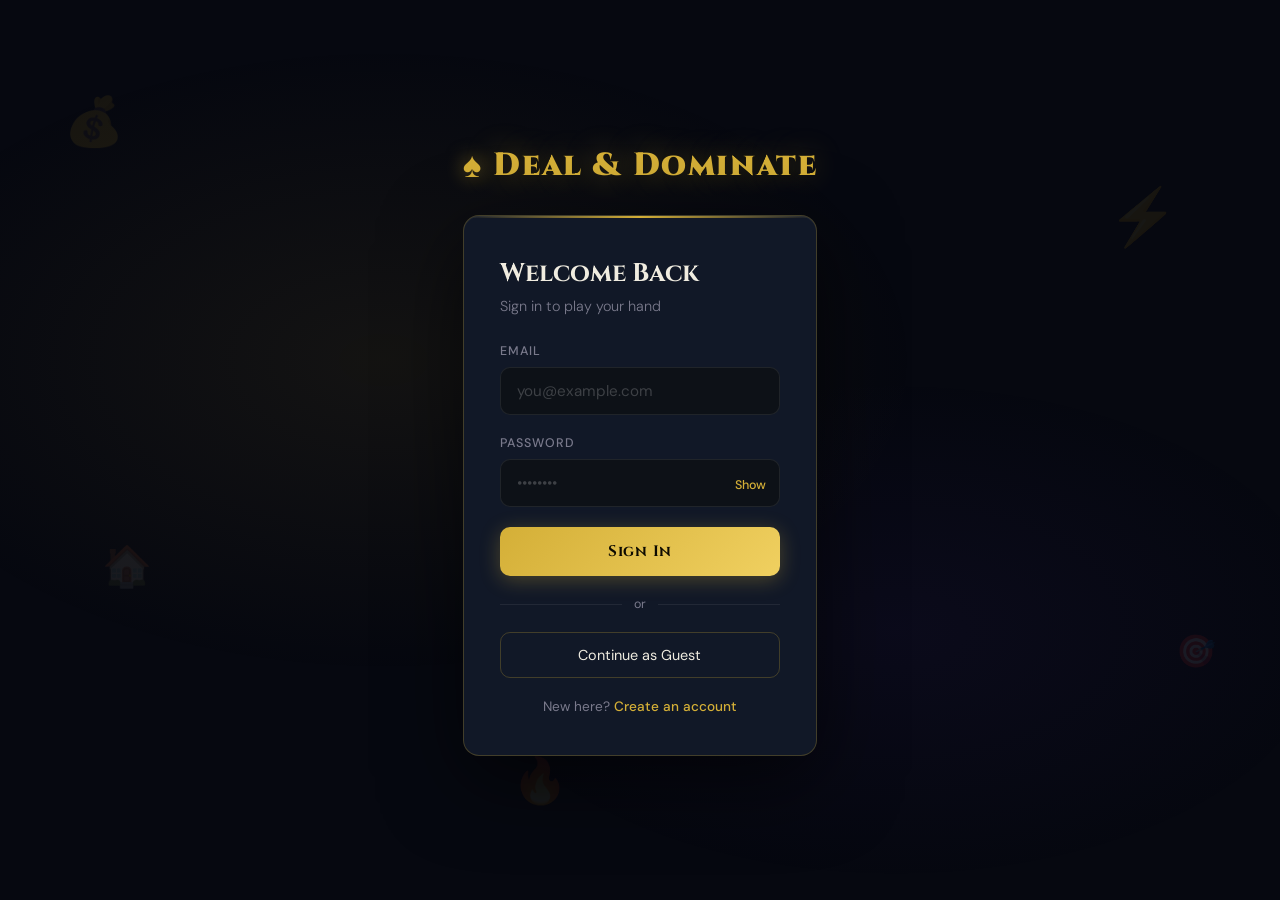
<file: index.html>
<!DOCTYPE html>
<html lang="en">
<head>
  <meta charset="UTF-8" />
  <meta name="viewport" content="width=device-width, initial-scale=1.0"/>
  <title>Deal & Dominate — Login</title>
  <link rel="preconnect" href="https://fonts.googleapis.com">
  <link href="https://fonts.googleapis.com/css2?family=Cinzel:wght@700;900&family=DM+Sans:wght@300;400;500&display=swap" rel="stylesheet">
  <link rel="stylesheet" href="css/login.css">
</head>
<body>

  <!-- Floating background cards -->
  <div class="bg-cards" aria-hidden="true">
    <div class="bg-card c1">💰</div>
    <div class="bg-card c2">🏠</div>
    <div class="bg-card c3">⚡</div>
    <div class="bg-card c4">🎯</div>
    <div class="bg-card c5">💎</div>
    <div class="bg-card c6">🔥</div>
  </div>

  <div class="login-wrapper">

    <!-- Logo -->
    <div class="logo-block">
      <div class="logo-icon">♠</div>
      <span class="logo-text">Deal & Dominate</span>
    </div>

    <div class="login-card">
      <h1 class="card-title">Welcome Back</h1>
      <p class="card-sub">Sign in to play your hand</p>

      <div class="form-group">
        <label for="email">Email</label>
        <input type="email" id="email" placeholder="you@example.com" autocomplete="email"/>
      </div>

      <div class="form-group">
        <label for="password">Password</label>
        <input type="password" id="password" placeholder="••••••••" autocomplete="current-password"/>
        <span class="show-pw" onclick="togglePw()">Show</span>
      </div>

      <a href="home.html" class="btn-primary">Sign In</a>

      <div class="divider"><span>or</span></div>

      <button class="btn-ghost">Continue as Guest</button>

      <p class="signup-link">New here? <a href="#">Create an account</a></p>
    </div>

  </div>

  <script>
    function togglePw() {
      const pw = document.getElementById('password');
      const btn = document.querySelector('.show-pw');
      if (pw.type === 'password') { pw.type = 'text'; btn.textContent = 'Hide'; }
      else { pw.type = 'password'; btn.textContent = 'Show'; }
    }
  </script>
</body>
</html>
</file>
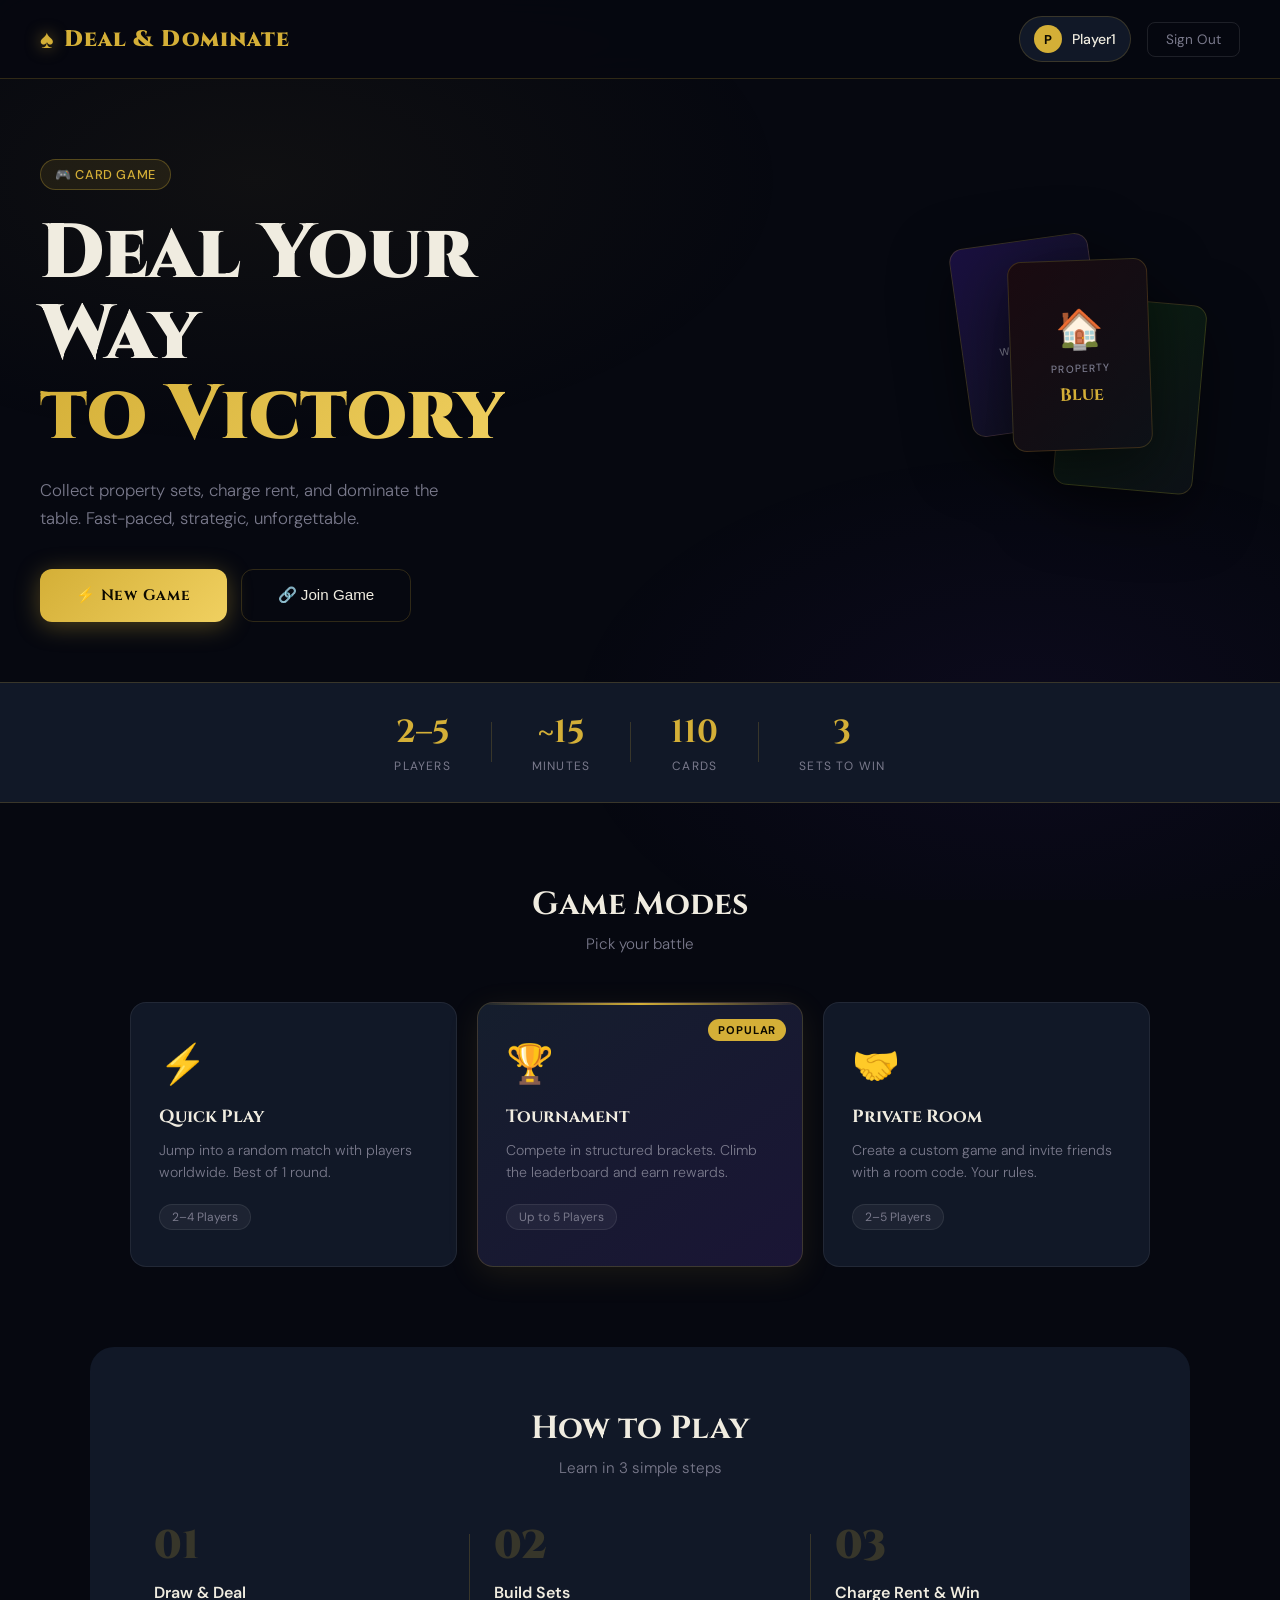
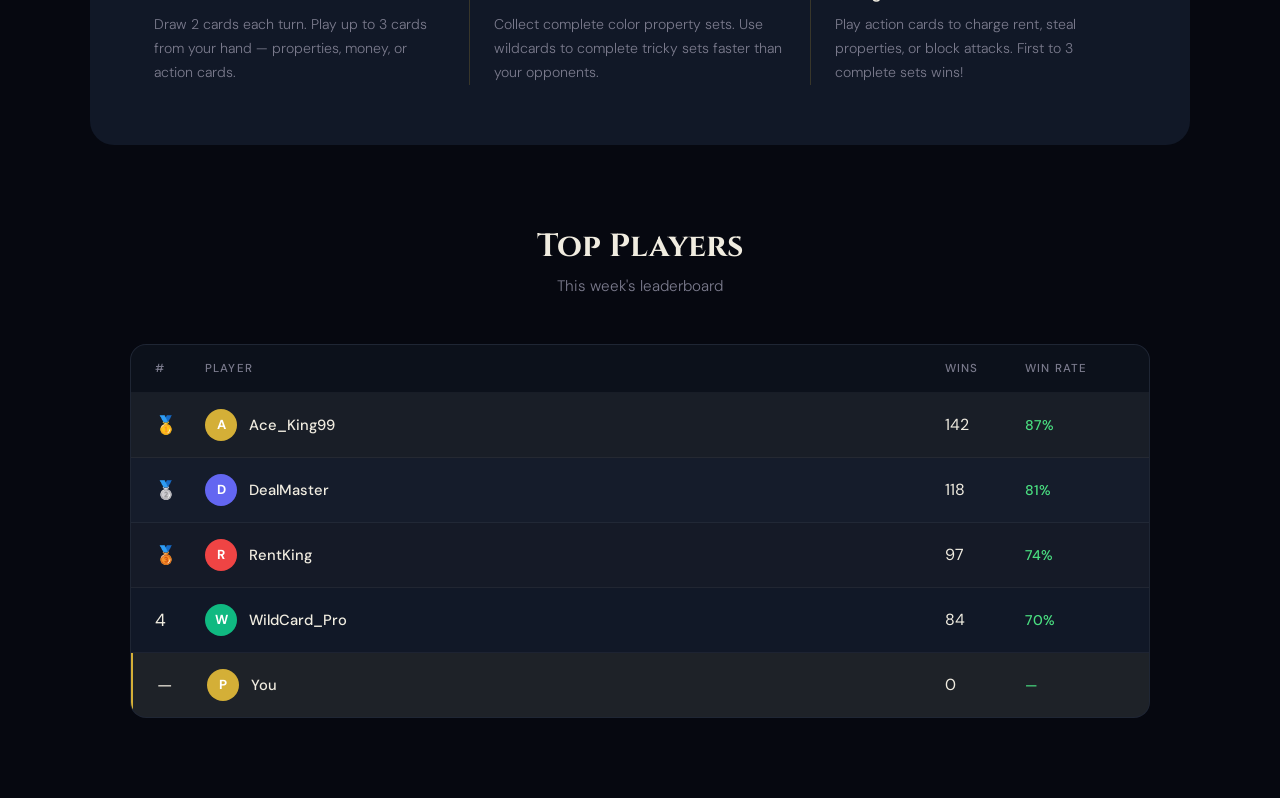
<file: home.html>
<!DOCTYPE html>
<html lang="en">
<head>
  <meta charset="UTF-8" />
  <meta name="viewport" content="width=device-width, initial-scale=1.0"/>
  <title>Deal & Dominate — Home</title>
  <link rel="preconnect" href="https://fonts.googleapis.com">
  <link href="https://fonts.googleapis.com/css2?family=Cinzel:wght@700;900&family=DM+Sans:wght@300;400;500;600&display=swap" rel="stylesheet">
  <link rel="stylesheet" href="css/home.css">
</head>
<body>

  <!-- ===== NAVBAR ===== -->
  <nav class="navbar">
    <div class="nav-logo">
      <span class="logo-icon">♠</span>
      <span class="logo-text">Deal & Dominate</span>
    </div>
    <div class="nav-actions">
      <div class="player-badge">
        <div class="avatar">P</div>
        <span>Player1</span>
      </div>
      <a href="index.html" class="btn-logout">Sign Out</a>
    </div>
  </nav>

  <!-- ===== HERO ===== -->
  <section class="hero">
    <div class="hero-content">
      <div class="hero-badge">🎮 Card Game</div>
      <h1 class="hero-title">Deal Your Way<br/><em>to Victory</em></h1>
      <p class="hero-sub">Collect property sets, charge rent, and dominate the table. Fast-paced, strategic, unforgettable.</p>
      <div class="hero-btns">
        <button class="btn-play" onclick="showModal('new')">⚡ New Game</button>
        <button class="btn-join" onclick="showModal('join')">🔗 Join Game</button>
      </div>
    </div>

    <!-- Decorative cards in hero -->
    <div class="hero-cards" aria-hidden="true">
      <div class="deco-card dc1">
        <div class="dc-inner">
          <span class="dc-suit">♠</span>
          <div class="dc-label">Wild Card</div>
          <div class="dc-value">ANY</div>
        </div>
      </div>
      <div class="deco-card dc2">
        <div class="dc-inner">
          <span class="dc-suit">💰</span>
          <div class="dc-label">Rent</div>
          <div class="dc-value">$5M</div>
        </div>
      </div>
      <div class="deco-card dc3">
        <div class="dc-inner">
          <span class="dc-suit">🏠</span>
          <div class="dc-label">Property</div>
          <div class="dc-value">Blue</div>
        </div>
      </div>
    </div>
  </section>

  <!-- ===== STATS STRIP ===== -->
  <div class="stats-strip">
    <div class="stat"><span class="stat-num">2–5</span><span class="stat-label">Players</span></div>
    <div class="stat-divider"></div>
    <div class="stat"><span class="stat-num">~15</span><span class="stat-label">Minutes</span></div>
    <div class="stat-divider"></div>
    <div class="stat"><span class="stat-num">110</span><span class="stat-label">Cards</span></div>
    <div class="stat-divider"></div>
    <div class="stat"><span class="stat-num">3</span><span class="stat-label">Sets to Win</span></div>
  </div>

  <!-- ===== GAME MODES ===== -->
  <section class="section">
    <div class="section-header">
      <h2>Game Modes</h2>
      <p>Pick your battle</p>
    </div>
    <div class="modes-grid">

      <div class="mode-card" onclick="showModal('new')">
        <div class="mode-icon">⚡</div>
        <h3>Quick Play</h3>
        <p>Jump into a random match with players worldwide. Best of 1 round.</p>
        <div class="mode-tag">2–4 Players</div>
      </div>

      <div class="mode-card featured" onclick="showModal('new')">
        <div class="featured-badge">Popular</div>
        <div class="mode-icon">🏆</div>
        <h3>Tournament</h3>
        <p>Compete in structured brackets. Climb the leaderboard and earn rewards.</p>
        <div class="mode-tag">Up to 5 Players</div>
      </div>

      <div class="mode-card" onclick="showModal('join')">
        <div class="mode-icon">🤝</div>
        <h3>Private Room</h3>
        <p>Create a custom game and invite friends with a room code. Your rules.</p>
        <div class="mode-tag">2–5 Players</div>
      </div>

    </div>
  </section>

  <!-- ===== HOW TO PLAY ===== -->
  <section class="section how-section">
    <div class="section-header">
      <h2>How to Play</h2>
      <p>Learn in 3 simple steps</p>
    </div>
    <div class="steps">
      <div class="step">
        <div class="step-num">01</div>
        <div class="step-body">
          <h4>Draw & Deal</h4>
          <p>Draw 2 cards each turn. Play up to 3 cards from your hand — properties, money, or action cards.</p>
        </div>
      </div>
      <div class="step-line"></div>
      <div class="step">
        <div class="step-num">02</div>
        <div class="step-body">
          <h4>Build Sets</h4>
          <p>Collect complete color property sets. Use wildcards to complete tricky sets faster than your opponents.</p>
        </div>
      </div>
      <div class="step-line"></div>
      <div class="step">
        <div class="step-num">03</div>
        <div class="step-body">
          <h4>Charge Rent & Win</h4>
          <p>Play action cards to charge rent, steal properties, or block attacks. First to 3 complete sets wins!</p>
        </div>
      </div>
    </div>
  </section>

  <!-- ===== LEADERBOARD PREVIEW ===== -->
  <section class="section">
    <div class="section-header">
      <h2>Top Players</h2>
      <p>This week's leaderboard</p>
    </div>
    <div class="leaderboard">
      <div class="lb-row lb-header">
        <span>#</span><span>Player</span><span>Wins</span><span>Win Rate</span>
      </div>
      <div class="lb-row gold-row">
        <span class="lb-rank">🥇</span>
        <span class="lb-name"><div class="lb-av" style="background:#d4af37">A</div>Ace_King99</span>
        <span>142</span><span class="lb-rate">87%</span>
      </div>
      <div class="lb-row silver-row">
        <span class="lb-rank">🥈</span>
        <span class="lb-name"><div class="lb-av" style="background:#6366f1">D</div>DealMaster</span>
        <span>118</span><span class="lb-rate">81%</span>
      </div>
      <div class="lb-row bronze-row">
        <span class="lb-rank">🥉</span>
        <span class="lb-name"><div class="lb-av" style="background:#ef4444">R</div>RentKing</span>
        <span>97</span><span class="lb-rate">74%</span>
      </div>
      <div class="lb-row">
        <span class="lb-rank">4</span>
        <span class="lb-name"><div class="lb-av" style="background:#10b981">W</div>WildCard_Pro</span>
        <span>84</span><span class="lb-rate">70%</span>
      </div>
      <div class="lb-row lb-you">
        <span class="lb-rank">—</span>
        <span class="lb-name"><div class="lb-av" style="background:#d4af37">P</div>You</span>
        <span>0</span><span class="lb-rate">—</span>
      </div>
    </div>
  </section>

  <!-- ===== MODAL ===== -->
  <div class="modal-overlay" id="modal" onclick="closeModal(event)">
    <div class="modal-box">
      <button class="modal-close" onclick="closeModal()">✕</button>
      <div id="modal-content"></div>
    </div>
  </div>

  <script src="js/home.js"></script>
</body>
</html>
</file>
<file: css/login.css>
/* ===== LOGIN CSS ===== */
*, *::before, *::after { box-sizing: border-box; margin: 0; padding: 0; }

:root {
  --bg: #060810;
  --surface: #0d1117;
  --card: #111827;
  --border: rgba(212,175,55,0.25);
  --gold: #d4af37;
  --gold-light: #f0d060;
  --text: #f0ece0;
  --muted: #7a7a8c;
  --accent: #c8a020;
  --radius: 16px;
}

body {
  font-family: 'DM Sans', sans-serif;
  background: var(--bg);
  color: var(--text);
  min-height: 100vh;
  display: flex;
  align-items: center;
  justify-content: center;
  overflow: hidden;
}

/* ---- Animated background ---- */
.bg-cards {
  position: fixed; inset: 0; pointer-events: none; z-index: 0;
}

.bg-card {
  position: absolute;
  font-size: 2rem;
  opacity: 0.07;
  animation: floatCard 12s ease-in-out infinite;
  filter: blur(0.5px);
}

.bg-card.c1 { top: 10%; left: 5%;  animation-delay: 0s;   font-size: 3rem; }
.bg-card.c2 { top: 60%; left: 8%;  animation-delay: 2s;   font-size: 2.5rem; }
.bg-card.c3 { top: 20%; right: 8%; animation-delay: 4s;   font-size: 3.5rem; }
.bg-card.c4 { top: 70%; right: 5%; animation-delay: 1s;   font-size: 2rem; }
.bg-card.c5 { top: 40%; left: 50%; animation-delay: 3s;   font-size: 4rem; opacity: 0.04; }
.bg-card.c6 { bottom: 10%; left: 40%; animation-delay: 5s; font-size: 2.8rem; }

@keyframes floatCard {
  0%, 100% { transform: translateY(0) rotate(-5deg); }
  50%       { transform: translateY(-24px) rotate(5deg); }
}

/* Subtle radial glow */
body::before {
  content: '';
  position: fixed;
  inset: 0;
  background:
    radial-gradient(ellipse 60% 50% at 30% 40%, rgba(212,175,55,0.07) 0%, transparent 70%),
    radial-gradient(ellipse 50% 40% at 70% 70%, rgba(100,60,200,0.06) 0%, transparent 70%);
  pointer-events: none;
  z-index: 0;
}

/* ---- Layout ---- */
.login-wrapper {
  position: relative; z-index: 1;
  display: flex; flex-direction: column;
  align-items: center; gap: 28px;
  padding: 24px;
  animation: fadeUp 0.7s ease both;
}

@keyframes fadeUp {
  from { opacity: 0; transform: translateY(24px); }
  to   { opacity: 1; transform: translateY(0); }
}

/* ---- Logo ---- */
.logo-block {
  display: flex; align-items: center; gap: 12px;
}
.logo-icon {
  font-size: 2.2rem;
  color: var(--gold);
  text-shadow: 0 0 20px rgba(212,175,55,0.6);
  line-height: 1;
}
.logo-text {
  font-family: 'Cinzel', serif;
  font-size: 2rem;
  font-weight: 900;
  color: var(--gold);
  letter-spacing: 0.05em;
  text-shadow: 0 0 30px rgba(212,175,55,0.4);
}

/* ---- Login card ---- */
.login-card {
  background: var(--card);
  border: 1px solid var(--border);
  border-radius: var(--radius);
  padding: 40px 36px;
  width: 100%;
  max-width: 420px;
  box-shadow:
    0 24px 80px rgba(0,0,0,0.6),
    inset 0 1px 0 rgba(255,255,255,0.05);
  position: relative;
  overflow: hidden;
}

.login-card::before {
  content: '';
  position: absolute;
  top: 0; left: 0; right: 0;
  height: 2px;
  background: linear-gradient(90deg, transparent, var(--gold), transparent);
}

.card-title {
  font-family: 'Cinzel', serif;
  font-size: 1.6rem;
  font-weight: 700;
  color: var(--text);
  margin-bottom: 6px;
}
.card-sub {
  color: var(--muted);
  font-size: 0.9rem;
  margin-bottom: 28px;
  font-weight: 300;
}

/* ---- Form ---- */
.form-group {
  margin-bottom: 20px;
  position: relative;
}

label {
  display: block;
  font-size: 0.78rem;
  font-weight: 500;
  color: var(--muted);
  text-transform: uppercase;
  letter-spacing: 0.08em;
  margin-bottom: 8px;
}

input {
  width: 100%;
  padding: 13px 16px;
  background: var(--surface);
  border: 1px solid rgba(255,255,255,0.08);
  border-radius: 10px;
  color: var(--text);
  font-family: 'DM Sans', sans-serif;
  font-size: 0.95rem;
  outline: none;
  transition: border-color 0.2s, box-shadow 0.2s;
}

input:focus {
  border-color: var(--gold);
  box-shadow: 0 0 0 3px rgba(212,175,55,0.12);
}
input::placeholder { color: rgba(255,255,255,0.2); }

.show-pw {
  position: absolute;
  right: 14px; bottom: 14px;
  font-size: 0.78rem;
  color: var(--gold);
  cursor: pointer;
  user-select: none;
  font-weight: 500;
}

/* ---- Buttons ---- */
.btn-primary {
  display: block;
  width: 100%;
  padding: 14px;
  background: linear-gradient(135deg, var(--gold) 0%, var(--gold-light) 100%);
  color: #0d0a00;
  font-family: 'Cinzel', serif;
  font-size: 0.95rem;
  font-weight: 700;
  letter-spacing: 0.05em;
  text-align: center;
  text-decoration: none;
  border: none;
  border-radius: 10px;
  cursor: pointer;
  transition: transform 0.15s, box-shadow 0.2s, filter 0.2s;
  margin-top: 4px;
  box-shadow: 0 4px 20px rgba(212,175,55,0.3);
}
.btn-primary:hover {
  transform: translateY(-1px);
  filter: brightness(1.08);
  box-shadow: 0 8px 30px rgba(212,175,55,0.4);
}
.btn-primary:active { transform: translateY(0); }

.btn-ghost {
  width: 100%;
  padding: 13px;
  background: transparent;
  border: 1px solid var(--border);
  border-radius: 10px;
  color: var(--text);
  font-family: 'DM Sans', sans-serif;
  font-size: 0.9rem;
  cursor: pointer;
  transition: border-color 0.2s, background 0.2s;
}
.btn-ghost:hover {
  border-color: var(--gold);
  background: rgba(212,175,55,0.05);
}

/* ---- Divider ---- */
.divider {
  display: flex; align-items: center; gap: 12px;
  margin: 20px 0;
  color: var(--muted);
  font-size: 0.78rem;
}
.divider::before, .divider::after {
  content: ''; flex: 1;
  height: 1px;
  background: rgba(255,255,255,0.07);
}

/* ---- Signup link ---- */
.signup-link {
  text-align: center;
  margin-top: 20px;
  font-size: 0.85rem;
  color: var(--muted);
}
.signup-link a { color: var(--gold); text-decoration: none; font-weight: 500; }
.signup-link a:hover { text-decoration: underline; }

/* ---- Mobile ---- */
@media (max-width: 480px) {
  .login-card { padding: 28px 20px; }
  .logo-text { font-size: 1.6rem; }
}
</file>
<file: css/home.css>
/* ===== HOME CSS ===== */
*, *::before, *::after { box-sizing: border-box; margin: 0; padding: 0; }

:root {
  --bg: #060810;
  --surface: #0d1117;
  --card: #111827;
  --card2: #151e2d;
  --border: rgba(212,175,55,0.2);
  --gold: #d4af37;
  --gold-light: #f0d060;
  --text: #f0ece0;
  --muted: #7a7a8c;
  --accent-purple: #7c3aed;
  --accent-blue: #2563eb;
  --radius: 16px;
}

html { scroll-behavior: smooth; }
body {
  font-family: 'DM Sans', sans-serif;
  background: var(--bg);
  color: var(--text);
  min-height: 100vh;
}

/* Background texture */
body::before {
  content: '';
  position: fixed; inset: 0; z-index: 0; pointer-events: none;
  background:
    radial-gradient(ellipse 70% 50% at 20% 20%, rgba(212,175,55,0.05) 0%, transparent 60%),
    radial-gradient(ellipse 60% 50% at 80% 80%, rgba(124,58,237,0.06) 0%, transparent 60%);
}

/* ===== NAVBAR ===== */
.navbar {
  position: sticky; top: 0; z-index: 100;
  display: flex; align-items: center; justify-content: space-between;
  padding: 16px 40px;
  background: rgba(6,8,16,0.85);
  backdrop-filter: blur(20px);
  border-bottom: 1px solid var(--border);
}

.nav-logo {
  display: flex; align-items: center; gap: 10px;
}
.logo-icon { font-size: 1.6rem; color: var(--gold); text-shadow: 0 0 16px rgba(212,175,55,0.6); }
.logo-text  { font-family: 'Cinzel', serif; font-size: 1.4rem; font-weight: 900; color: var(--gold); letter-spacing: 0.05em; }

.nav-actions { display: flex; align-items: center; gap: 16px; }

.player-badge {
  display: flex; align-items: center; gap: 10px;
  padding: 8px 14px;
  background: var(--card);
  border: 1px solid var(--border);
  border-radius: 50px;
  font-size: 0.88rem; font-weight: 500;
}
.avatar {
  width: 28px; height: 28px;
  background: var(--gold);
  border-radius: 50%;
  display: flex; align-items: center; justify-content: center;
  color: #0d0a00; font-weight: 700; font-size: 0.8rem;
}

.btn-logout {
  padding: 8px 18px;
  border: 1px solid rgba(255,255,255,0.1);
  border-radius: 8px;
  color: var(--muted);
  text-decoration: none;
  font-size: 0.85rem;
  transition: all 0.2s;
}
.btn-logout:hover { border-color: var(--gold); color: var(--gold); }

/* ===== HERO ===== */
.hero {
  position: relative; z-index: 1;
  display: flex; align-items: center; justify-content: space-between;
  padding: 80px 40px 60px;
  min-height: 60vh;
  overflow: hidden;
}

.hero-content {
  max-width: 560px;
  animation: fadeUp 0.8s ease both;
}

.hero-badge {
  display: inline-flex; align-items: center; gap: 8px;
  padding: 6px 14px;
  background: rgba(212,175,55,0.1);
  border: 1px solid rgba(212,175,55,0.3);
  border-radius: 50px;
  font-size: 0.8rem; font-weight: 500; color: var(--gold);
  letter-spacing: 0.05em; text-transform: uppercase;
  margin-bottom: 24px;
}

.hero-title {
  font-family: 'Cinzel', serif;
  font-size: clamp(2.8rem, 6vw, 5rem);
  font-weight: 900;
  line-height: 1.05;
  color: var(--text);
  margin-bottom: 20px;
}
.hero-title em {
  font-style: normal;
  background: linear-gradient(135deg, var(--gold), var(--gold-light));
  -webkit-background-clip: text;
  -webkit-text-fill-color: transparent;
}

.hero-sub {
  font-size: 1.05rem;
  color: var(--muted);
  line-height: 1.7;
  font-weight: 300;
  max-width: 440px;
  margin-bottom: 36px;
}

.hero-btns { display: flex; gap: 14px; flex-wrap: wrap; }

.btn-play {
  padding: 16px 36px;
  background: linear-gradient(135deg, var(--gold), var(--gold-light));
  color: #0d0a00;
  font-family: 'Cinzel', serif;
  font-weight: 700; font-size: 0.95rem;
  letter-spacing: 0.05em;
  border: none; border-radius: 12px;
  cursor: pointer;
  transition: transform 0.15s, box-shadow 0.2s;
  box-shadow: 0 4px 24px rgba(212,175,55,0.35);
}
.btn-play:hover { transform: translateY(-2px); box-shadow: 0 8px 36px rgba(212,175,55,0.45); }

.btn-join {
  padding: 16px 36px;
  background: transparent;
  border: 1px solid var(--border);
  border-radius: 12px;
  color: var(--text); font-size: 0.95rem;
  cursor: pointer;
  transition: all 0.2s;
}
.btn-join:hover { border-color: var(--gold); background: rgba(212,175,55,0.06); }

/* ===== DECO CARDS ===== */
.hero-cards {
  position: relative;
  width: 320px; height: 300px;
  flex-shrink: 0;
  display: none;
}
@media (min-width: 900px) { .hero-cards { display: block; } }

.deco-card {
  position: absolute;
  width: 140px; height: 190px;
  background: var(--card2);
  border: 1px solid var(--border);
  border-radius: 14px;
  box-shadow: 0 20px 60px rgba(0,0,0,0.5);
  transition: transform 0.3s;
  cursor: default;
}
.deco-card:hover { transform: translateY(-8px) scale(1.03) !important; }

.dc1 { top: 0;  left: 40px;  transform: rotate(-8deg);  background: linear-gradient(135deg, #1a1040, #0d1117); animation: cardFloat 6s ease-in-out infinite; }
.dc2 { top: 60px; left: 140px; transform: rotate(5deg);  background: linear-gradient(135deg, #0a2010, #0d1117); animation: cardFloat 7s ease-in-out infinite 1s; }
.dc3 { top: 20px; left: 90px; transform: rotate(-2deg); background: linear-gradient(135deg, #1a0a10, #0d1117); animation: cardFloat 8s ease-in-out infinite 2s; z-index: 2; }

@keyframes cardFloat {
  0%, 100% { translate: 0 0; }
  50%       { translate: 0 -10px; }
}

.dc-inner {
  display: flex; flex-direction: column; align-items: center; justify-content: center;
  height: 100%; gap: 8px;
}
.dc-suit { font-size: 2.4rem; }
.dc-label { font-size: 0.65rem; text-transform: uppercase; letter-spacing: 0.1em; color: var(--muted); font-weight: 500; }
.dc-value { font-family: 'Cinzel', serif; font-size: 1.1rem; font-weight: 700; color: var(--gold); }

/* ===== STATS STRIP ===== */
.stats-strip {
  position: relative; z-index: 1;
  display: flex; align-items: center; justify-content: center;
  gap: 0;
  padding: 28px 40px;
  background: var(--card);
  border-top: 1px solid var(--border);
  border-bottom: 1px solid var(--border);
}

.stat { text-align: center; padding: 0 40px; }
.stat-num { display: block; font-family: 'Cinzel', serif; font-size: 2rem; font-weight: 700; color: var(--gold); }
.stat-label { display: block; font-size: 0.75rem; text-transform: uppercase; letter-spacing: 0.1em; color: var(--muted); margin-top: 4px; }
.stat-divider { width: 1px; height: 40px; background: var(--border); }

/* ===== SECTIONS ===== */
.section {
  position: relative; z-index: 1;
  padding: 80px 40px;
  max-width: 1100px;
  margin: 0 auto;
}

.section-header {
  text-align: center;
  margin-bottom: 48px;
}
.section-header h2 {
  font-family: 'Cinzel', serif;
  font-size: 2rem; font-weight: 700;
  color: var(--text); margin-bottom: 8px;
}
.section-header p { color: var(--muted); font-size: 0.95rem; font-weight: 300; }

/* ===== GAME MODES ===== */
.modes-grid {
  display: grid;
  grid-template-columns: repeat(auto-fit, minmax(280px, 1fr));
  gap: 20px;
}

.mode-card {
  background: var(--card);
  border: 1px solid rgba(255,255,255,0.07);
  border-radius: var(--radius);
  padding: 36px 28px;
  cursor: pointer;
  transition: transform 0.2s, border-color 0.2s, box-shadow 0.2s;
  position: relative;
  overflow: hidden;
}
.mode-card:hover {
  transform: translateY(-4px);
  border-color: var(--border);
  box-shadow: 0 16px 48px rgba(0,0,0,0.3);
}
.mode-card.featured {
  border-color: var(--border);
  background: linear-gradient(145deg, #151e2d, #1a1535);
  box-shadow: 0 8px 32px rgba(212,175,55,0.1);
}
.mode-card.featured::before {
  content: '';
  position: absolute; top: 0; left: 0; right: 0; height: 2px;
  background: linear-gradient(90deg, transparent, var(--gold), transparent);
}

.featured-badge {
  position: absolute; top: 16px; right: 16px;
  background: var(--gold);
  color: #0d0a00;
  font-size: 0.7rem; font-weight: 700;
  text-transform: uppercase; letter-spacing: 0.08em;
  padding: 4px 10px; border-radius: 50px;
}

.mode-icon { font-size: 2.4rem; margin-bottom: 16px; }
.mode-card h3 { font-family: 'Cinzel', serif; font-size: 1.1rem; font-weight: 700; margin-bottom: 10px; }
.mode-card p  { color: var(--muted); font-size: 0.88rem; line-height: 1.6; font-weight: 300; margin-bottom: 20px; }
.mode-tag {
  display: inline-block;
  padding: 4px 12px;
  background: rgba(255,255,255,0.05);
  border: 1px solid rgba(255,255,255,0.08);
  border-radius: 50px;
  font-size: 0.75rem; color: var(--muted);
}

/* ===== HOW TO PLAY ===== */
.how-section { background: var(--card); border-radius: 24px; padding: 60px 40px; }

.steps { display: flex; align-items: flex-start; gap: 0; flex-wrap: wrap; }

.step { flex: 1; min-width: 200px; padding: 0 24px; }
.step-num {
  font-family: 'Cinzel', serif;
  font-size: 2.5rem; font-weight: 900;
  color: rgba(212,175,55,0.2);
  line-height: 1; margin-bottom: 16px;
}
.step h4 { font-size: 1rem; font-weight: 600; margin-bottom: 10px; color: var(--text); }
.step p  { color: var(--muted); font-size: 0.88rem; line-height: 1.7; font-weight: 300; }

.step-line {
  width: 1px; align-self: stretch;
  background: var(--border);
  margin-top: 8px;
}

/* ===== LEADERBOARD ===== */
.leaderboard {
  background: var(--card);
  border: 1px solid rgba(255,255,255,0.06);
  border-radius: var(--radius);
  overflow: hidden;
}

.lb-row {
  display: grid;
  grid-template-columns: 50px 1fr 80px 100px;
  align-items: center;
  padding: 16px 24px;
  border-bottom: 1px solid rgba(255,255,255,0.05);
  transition: background 0.2s;
}
.lb-row:last-child { border-bottom: none; }
.lb-row:hover { background: rgba(255,255,255,0.02); }

.lb-header {
  font-size: 0.72rem; text-transform: uppercase; letter-spacing: 0.1em;
  color: var(--muted); font-weight: 500;
  background: rgba(0,0,0,0.3);
}

.gold-row   { background: rgba(212,175,55,0.04); }
.silver-row { background: rgba(160,160,180,0.03); }
.bronze-row { background: rgba(160,100,60,0.03); }
.lb-you     { background: rgba(212,175,55,0.07); border-left: 2px solid var(--gold); }

.lb-rank { font-size: 1.1rem; }
.lb-name { display: flex; align-items: center; gap: 12px; font-weight: 500; font-size: 0.92rem; }
.lb-av   { width: 32px; height: 32px; border-radius: 50%; display: flex; align-items: center; justify-content: center; font-weight: 700; font-size: 0.82rem; color: white; }
.lb-rate { color: #4ade80; font-size: 0.88rem; font-weight: 500; }

/* ===== MODAL ===== */
.modal-overlay {
  position: fixed; inset: 0; z-index: 200;
  background: rgba(0,0,0,0.7);
  backdrop-filter: blur(6px);
  display: flex; align-items: center; justify-content: center;
  opacity: 0; pointer-events: none;
  transition: opacity 0.2s;
}
.modal-overlay.open { opacity: 1; pointer-events: all; }

.modal-box {
  background: var(--card);
  border: 1px solid var(--border);
  border-radius: 20px;
  padding: 40px;
  width: 100%; max-width: 420px;
  position: relative;
  box-shadow: 0 32px 80px rgba(0,0,0,0.6);
  transform: scale(0.95);
  transition: transform 0.2s;
}
.modal-overlay.open .modal-box { transform: scale(1); }

.modal-close {
  position: absolute; top: 16px; right: 16px;
  background: none; border: none;
  color: var(--muted); font-size: 1.1rem;
  cursor: pointer; padding: 4px 8px; border-radius: 6px;
  transition: color 0.2s;
}
.modal-close:hover { color: var(--text); }

.modal-title {
  font-family: 'Cinzel', serif;
  font-size: 1.4rem; font-weight: 700;
  margin-bottom: 6px;
}
.modal-sub { color: var(--muted); font-size: 0.88rem; margin-bottom: 28px; font-weight: 300; }

.modal-input {
  width: 100%; padding: 13px 16px;
  background: var(--surface);
  border: 1px solid rgba(255,255,255,0.08);
  border-radius: 10px;
  color: var(--text); font-family: 'DM Sans', sans-serif; font-size: 0.95rem;
  outline: none; margin-bottom: 14px;
  transition: border-color 0.2s;
}
.modal-input:focus { border-color: var(--gold); }
.modal-input::placeholder { color: rgba(255,255,255,0.2); }

.modal-btn {
  width: 100%; padding: 14px;
  background: linear-gradient(135deg, var(--gold), var(--gold-light));
  color: #0d0a00;
  font-family: 'Cinzel', serif; font-weight: 700; font-size: 0.95rem;
  border: none; border-radius: 10px; cursor: pointer;
  transition: filter 0.2s, transform 0.15s;
  box-shadow: 0 4px 20px rgba(212,175,55,0.3);
}
.modal-btn:hover { filter: brightness(1.08); transform: translateY(-1px); }

/* ===== ANIMATIONS ===== */
@keyframes fadeUp {
  from { opacity: 0; transform: translateY(28px); }
  to   { opacity: 1; transform: translateY(0); }
}

/* ===== MOBILE ===== */
@media (max-width: 768px) {
  .navbar { padding: 14px 20px; }
  .hero   { padding: 50px 20px; flex-direction: column; }
  .stats-strip { gap: 0; flex-wrap: wrap; padding: 20px; }
  .stat { padding: 12px 20px; }
  .section { padding: 50px 20px; }
  .steps { flex-direction: column; }
  .step-line { display: none; }
  .how-section { padding: 40px 20px; }
  .lb-row { grid-template-columns: 40px 1fr 60px 80px; padding: 14px 16px; }
}
</file>
